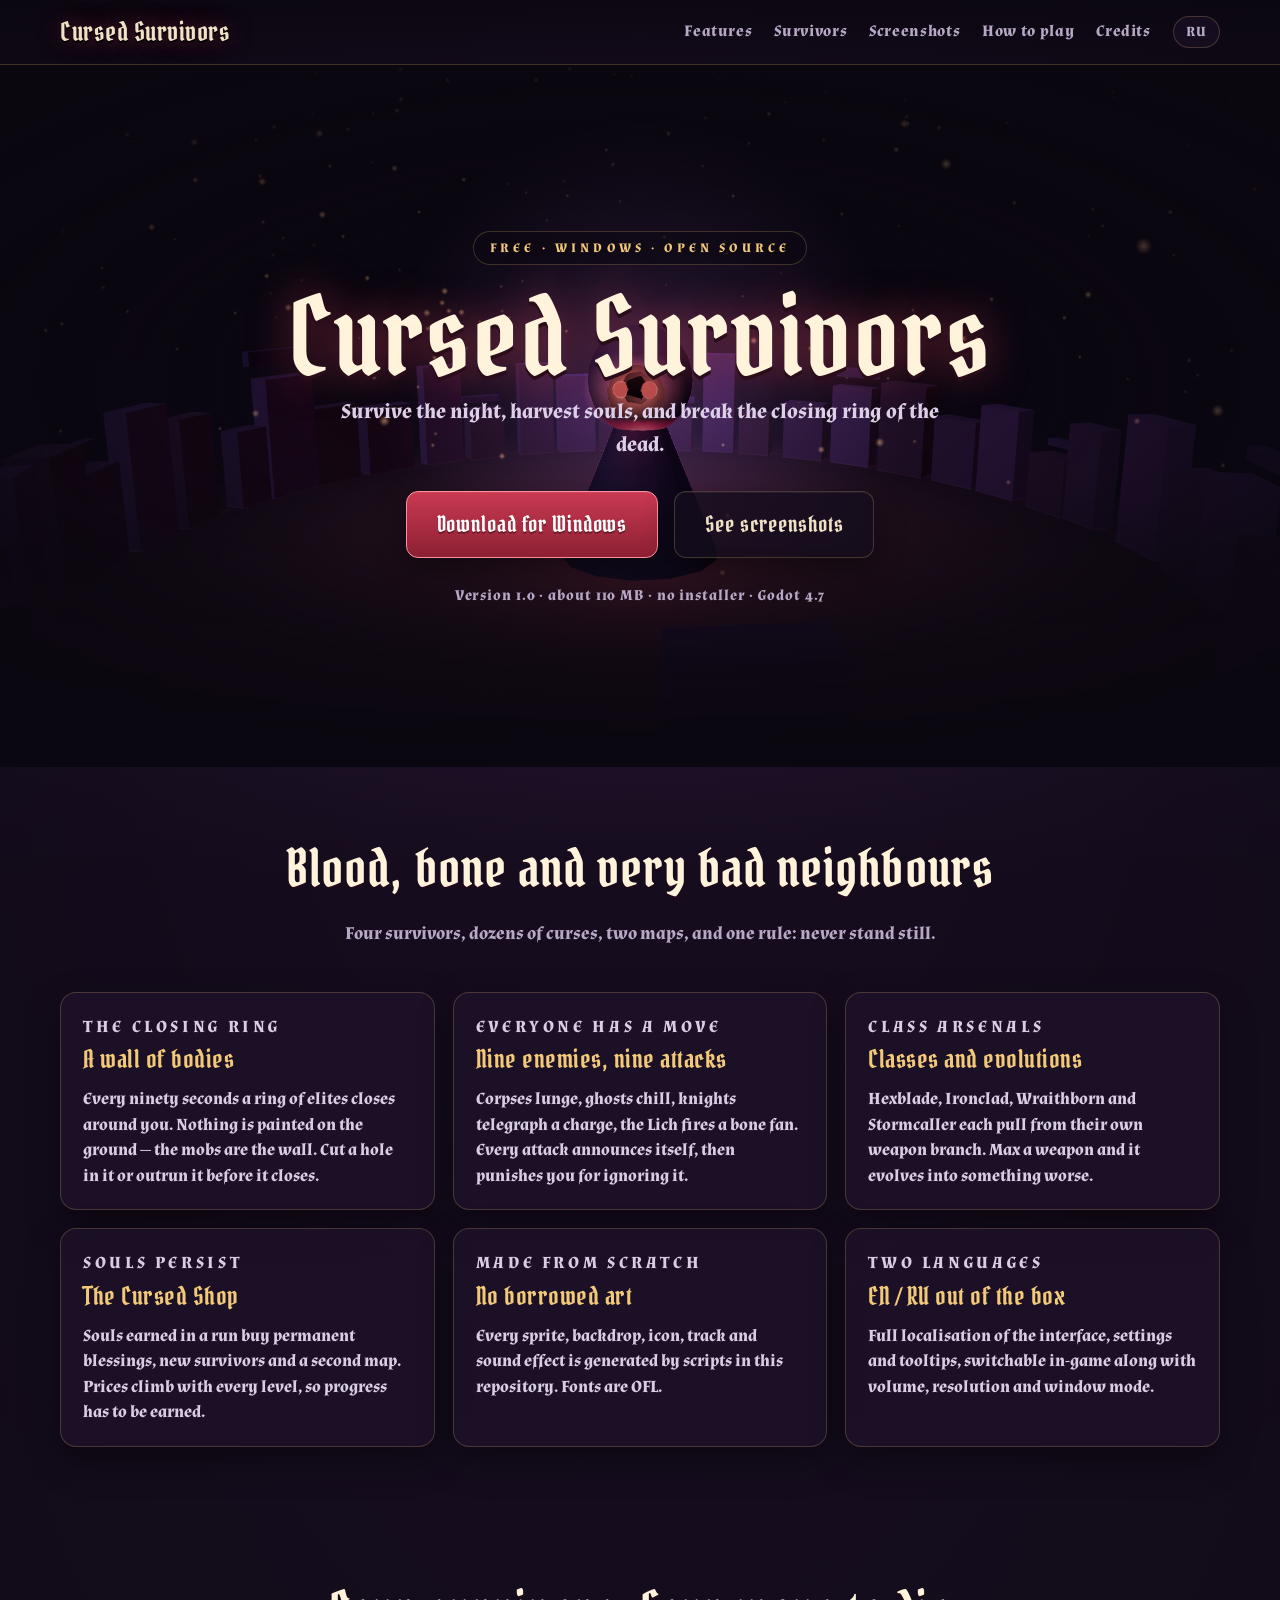
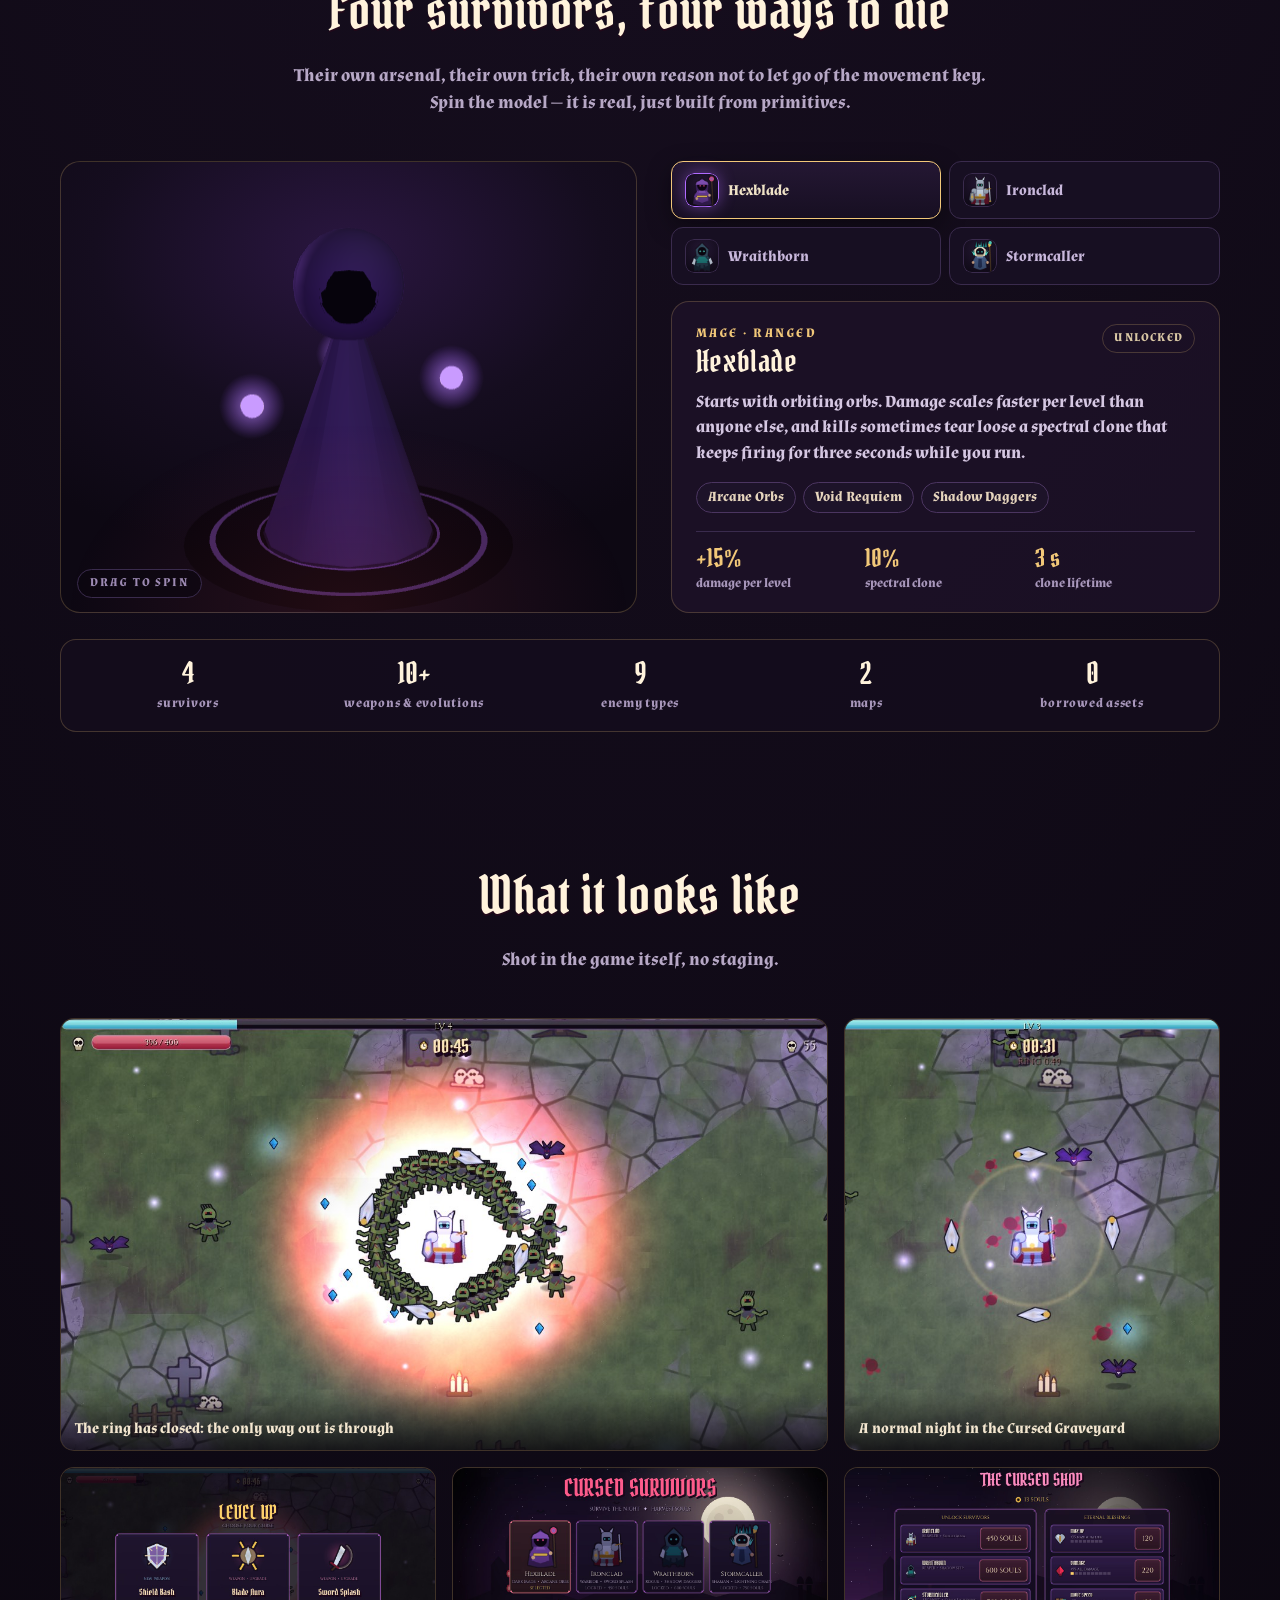
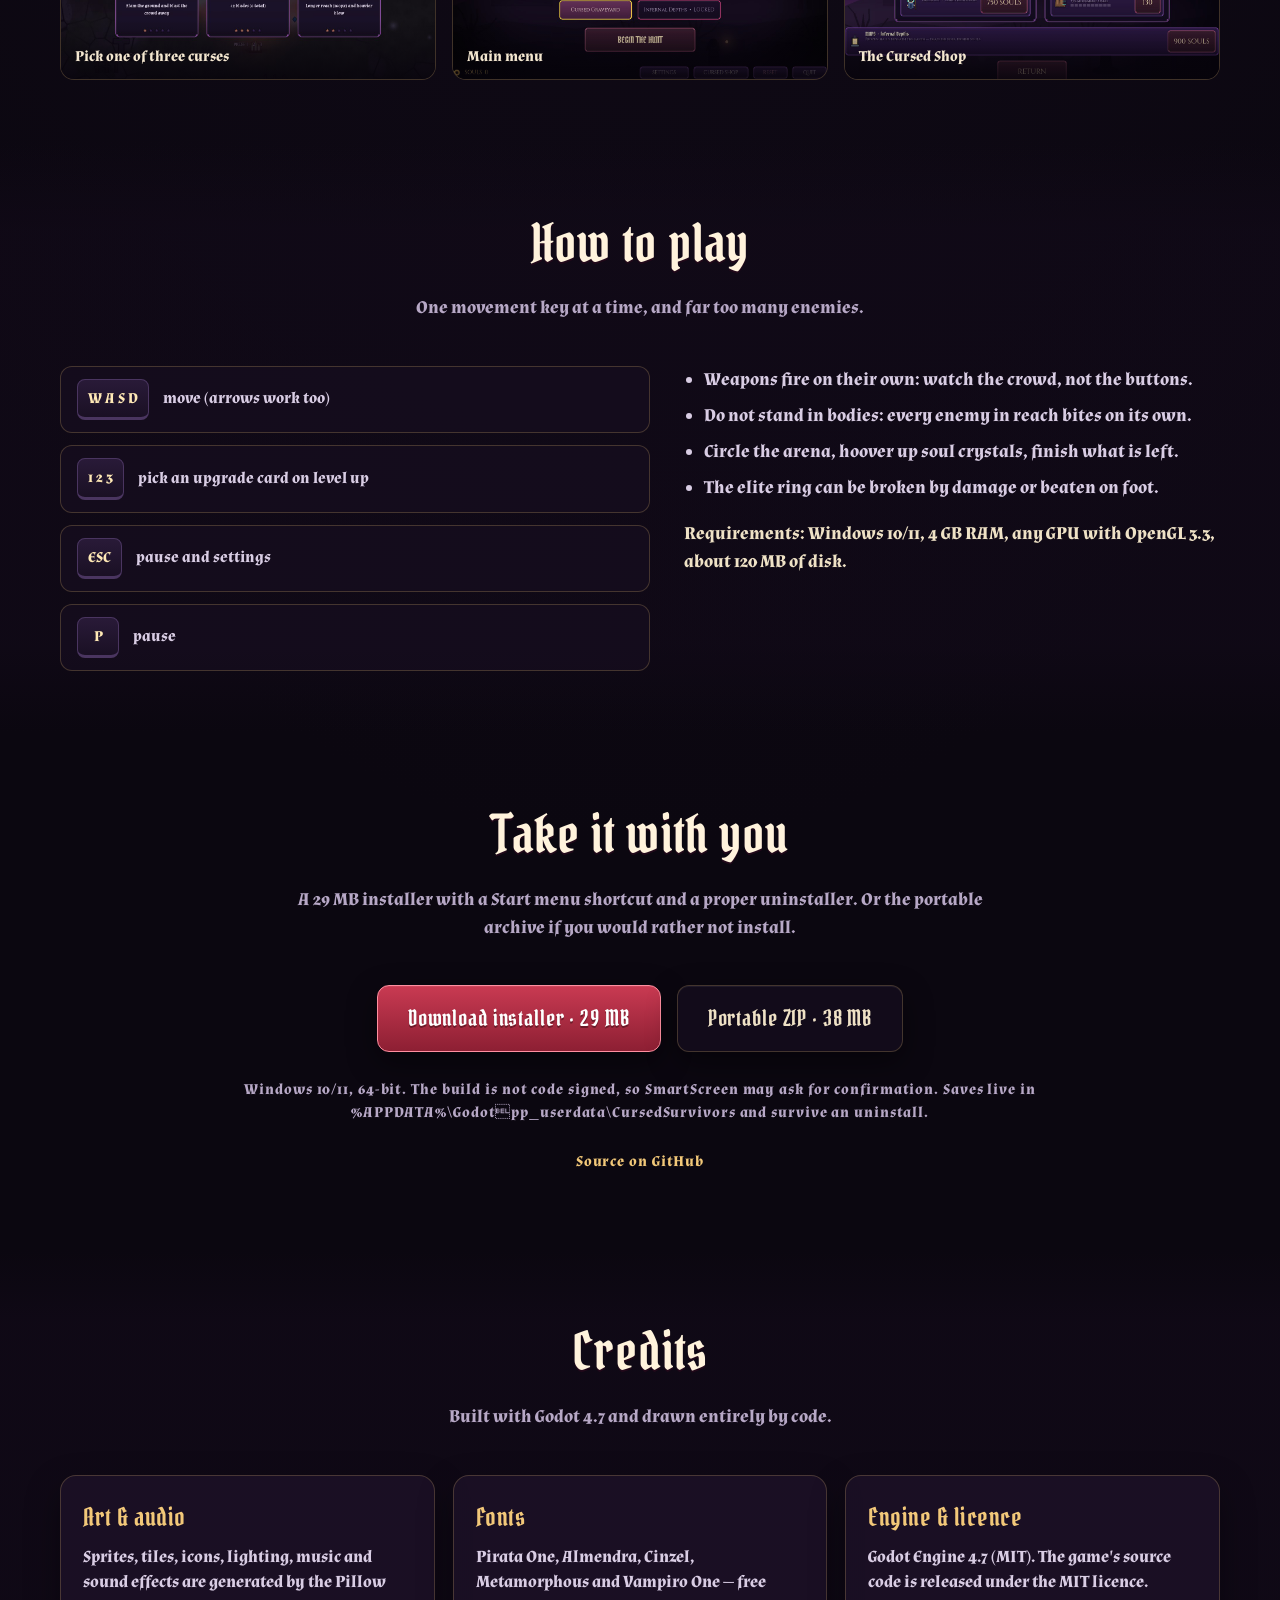
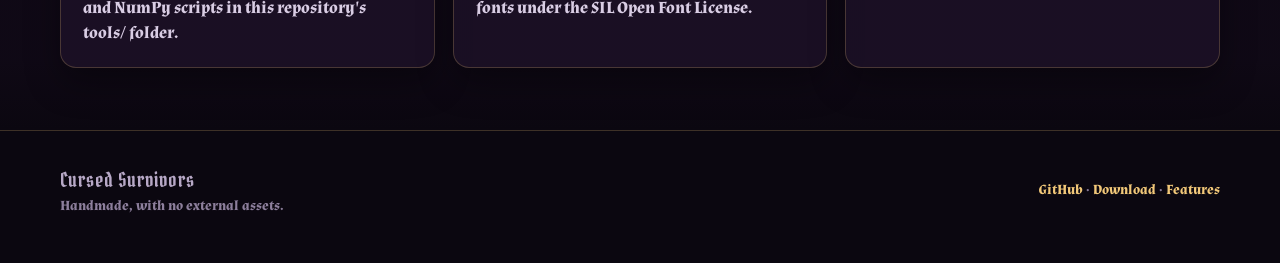
<file: docs/index.html>
<!DOCTYPE html>
<html lang="en">
<head>
<meta charset="utf-8">
<meta name="viewport" content="width=device-width, initial-scale=1">
<title>Cursed Survivors — gothic survivor-like arena game</title>
<meta name="description" content="Cursed Survivors is a free gothic survivor-like: hold a shrinking arena against undead crowds, evolve a cursed arsenal and break the closing ring. Windows build, open source.">
<meta property="og:title" content="Cursed Survivors">
<meta property="og:description" content="Hold the night. Break the ring. A free gothic survivor-like for Windows.">
<meta property="og:image" content="assets/ring.jpg">
<meta property="og:type" content="website">
<link rel="icon" href="assets/icon.svg" type="image/svg+xml">
<link rel="stylesheet" href="style.css">
<script type="importmap">
{ "imports": { "three": "./js/vendor/three.module.js?v=5" } }
</script>
<script type="module" src="js/ring3d.js?v=5"></script>
<script type="module" src="js/heroes3d.js?v=5"></script>
</head>
<body>

<nav class="nav">
  <div class="wrap">
    <span class="wordmark">Cursed Survivors</span>
    <span class="spacer"></span>
    <a class="navlink" href="#features" data-ru="Особенности">Features</a>
    <a class="navlink" href="#heroes" data-ru="Герои">Survivors</a>
    <a class="navlink" href="#screens" data-ru="Скриншоты">Screenshots</a>
    <a class="navlink" href="#play" data-ru="Как играть">How to play</a>
    <a class="navlink" href="#credits" data-ru="Благодарности">Credits</a>
    <button class="lang" id="langBtn" type="button">RU</button>
  </div>
</nav>

<header class="hero">
  <div class="hero-bg" aria-hidden="true"></div>
  <canvas id="ring3d" class="hero-canvas" aria-hidden="true"></canvas>
  <div class="embers" id="embers" aria-hidden="true"></div>
  <div class="inner">
    <span class="kicker rise" data-ru="Бесплатно · Windows · Открытый код">Free · Windows · Open source</span>
    <h1 class="hero-title">Cursed Survivors</h1>
    <p class="tag rise" data-ru="Выживи в ночи, собери души и прорви кольцо мёртвых, которое сжимается вокруг тебя.">
      Survive the night, harvest souls, and break the closing ring of the dead.
    </p>
    <div class="actions rise">
      <a class="btn primary" id="downloadBtn" href="#download" data-ru="Скачать для Windows">Download for Windows</a>
      <a class="btn ghost" href="#screens" data-ru="Посмотреть скриншоты">See screenshots</a>
    </div>
    <p class="meta rise" data-ru="Версия 1.0 · около 110 МБ · без установки · Godot 4.7">
      Version 1.0 · about 110 MB · no installer · Godot 4.7
    </p>
  </div>
</header>

<section class="dim" id="features">
  <div class="wrap">
    <h2 data-reveal data-ru="Кровь, кости и очень плохие соседи">Blood, bone and very bad neighbours</h2>
    <p class="sub" data-reveal data-ru="Четыре выживших, десятки проклятий, две карты и одна привычка: не стоять на месте.">
      Four survivors, dozens of curses, two maps, and one rule: never stand still.
    </p>

    <div class="grid">
      <article class="card" data-reveal>
        <p class="tagline" data-ru="Сжимающееся кольцо">The closing ring</p>
        <h3 data-ru="Стена из тел">A wall of bodies</h3>
        <p data-ru="Каждые полторы минуты вокруг тебя смыкается кольцо элит. Оно не нарисовано на земле — его держат сами мобы. Прорви дыру или беги, пока круг не сжался.">
          Every ninety seconds a ring of elites closes around you. Nothing is painted on the ground — the
          mobs are the wall. Cut a hole in it or outrun it before it closes.
        </p>
      </article>

      <article class="card" data-reveal>
        <p class="tagline" data-ru="Свой приём у каждого">Everyone has a move</p>
        <h3 data-ru="Девять врагов, девять атак">Nine enemies, nine attacks</h3>
        <p data-ru="Трупы делают выпад, призраки тянут холодом, рыцари идут в размеченный таран, лич бьёт веером костей. Каждая атака телеграфируется — и наказывает.">
          Corpses lunge, ghosts chill, knights telegraph a charge, the Lich fires a bone fan. Every attack
          announces itself, then punishes you for ignoring it.
        </p>
      </article>

      <article class="card" data-reveal>
        <p class="tagline" data-ru="Арсенал под класс">Class arsenals</p>
        <h3 data-ru="Классы и эволюции">Classes and evolutions</h3>
        <p data-ru="Клинок Скверны, Железный, Дитя Тени и Зов Бури ведут каждый свою ветку оружия. Доведи оружие до предела — и оно переродится в нечто хуже.">
          Hexblade, Ironclad, Wraithborn and Stormcaller each pull from their own weapon branch. Max a
          weapon and it evolves into something worse.
        </p>
      </article>

      <article class="card" data-reveal>
        <p class="tagline" data-ru="Души остаются">Souls persist</p>
        <h3 data-ru="Проклятая лавка">The Cursed Shop</h3>
        <p data-ru="Души, собранные за забег, уходят на постоянные благословения, новых героев и вторую карту. Цены растут с каждым уровнем — прогресс придётся заслужить.">
          Souls earned in a run buy permanent blessings, new survivors and a second map. Prices climb with
          every level, so progress has to be earned.
        </p>
      </article>

      <article class="card" data-reveal>
        <p class="tagline" data-ru="Сделано с нуля">Made from scratch</p>
        <h3 data-ru="Ни одного чужого ассета">No borrowed art</h3>
        <p data-ru="Все спрайты, фон, иконки, музыка и звуки сгенерированы кодом в этом же репозитории. Шрифты — свободные, с лицензией OFL.">
          Every sprite, backdrop, icon, track and sound effect is generated by scripts in this repository.
          Fonts are OFL.
        </p>
      </article>

      <article class="card" data-reveal>
        <p class="tagline" data-ru="Два языка">Two languages</p>
        <h3 data-ru="EN / RU из коробки">EN / RU out of the box</h3>
        <p data-ru="Полная локализация интерфейса, настроек и описаний. Переключение в меню настроек, вместе с громкостью, разрешением и режимом окна.">
          Full localisation of the interface, settings and tooltips, switchable in-game along with volume,
          resolution and window mode.
        </p>
      </article>
    </div>
  </div>
</section>


<section id="heroes" class="heroes-sec">
  <div class="wrap">
    <h2 data-reveal data-ru="Четыре выживших, четыре способа умереть">Four survivors, four ways to die</h2>
    <p class="sub" data-reveal data-ru="Свой арсенал, своя механика, своя причина не отпускать кнопку движения. Покрути модель — она настоящая, только из примитивов.">
      Their own arsenal, their own trick, their own reason not to let go of the movement key.
      Spin the model — it is real, just built from primitives.
    </p>

    <div class="hero-lab" data-reveal>
      <div class="hero-stage">
        <canvas id="heroes3d" aria-hidden="true"></canvas>
        <span class="stage-hint" data-ru="потяни, чтобы повернуть">drag to spin</span>
      </div>

      <div class="hero-side">
        <div class="hero-tabs" role="tablist">
          <button class="hero-tab active" data-hero="hexblade" type="button" role="tab" aria-selected="true" style="--c:#b06bff">
            <img class="hero-ico" src="assets/site/heroes/hexblade.png" alt="" width="34" height="34">
            <span data-ru="Клинок Скверны">Hexblade</span>
          </button>
          <button class="hero-tab" data-hero="ironclad" type="button" role="tab" aria-selected="false" style="--c:#d98a3a">
            <img class="hero-ico" src="assets/site/heroes/ironclad.png" alt="" width="34" height="34">
            <span data-ru="Железный">Ironclad</span>
          </button>
          <button class="hero-tab" data-hero="wraithborn" type="button" role="tab" aria-selected="false" style="--c:#3fe0c8">
            <img class="hero-ico" src="assets/site/heroes/wraithborn.png" alt="" width="34" height="34">
            <span data-ru="Дитя Тени">Wraithborn</span>
          </button>
          <button class="hero-tab" data-hero="stormcaller" type="button" role="tab" aria-selected="false" style="--c:#6fc4ff">
            <img class="hero-ico" src="assets/site/heroes/stormcaller.png" alt="" width="34" height="34">
            <span data-ru="Зов Бури">Stormcaller</span>
          </button>
        </div>

        <div class="hero-panel" data-hero-panel data-hero-active="hexblade">
          <div class="hp-head">
            <div>
              <p class="hp-role" data-ru="маг · дальний бой">mage · ranged</p>
              <h3 data-ru="Клинок Скверны">Hexblade</h3>
            </div>
            <span class="hp-badge" data-ru="открыт сразу">unlocked</span>
          </div>
          <p class="hp-text" data-ru="Начинает с орбитами чар. С каждым уровнем урон растёт быстрее, чем у остальных, а с убийств иногда срывается призрачная копия — три секунды стреляет за тебя, пока ты бежишь.">
            Starts with orbiting orbs. Damage scales faster per level than anyone else, and kills
            sometimes tear loose a spectral clone that keeps firing for three seconds while you run.
          </p>
          <ul class="chips">
            <li data-ru="Орбиты чар">Arcane Orbs</li>
            <li data-ru="Реквием пустоты">Void Requiem</li>
            <li data-ru="Клинки тени">Shadow Daggers</li>
          </ul>
          <div class="hp-stats">
            <div><b>+15%</b><span data-ru="урона за уровень">damage per level</span></div>
            <div><b>10%</b><span data-ru="шанс призрачной копии">spectral clone</span></div>
            <div><b>3 с</b><span data-ru="живёт копия">clone lifetime</span></div>
          </div>
        </div>
      </div>
    </div>

    <div class="stats-strip" data-reveal>
      <div><b>4</b><span data-ru="героя">survivors</span></div>
      <div><b>10+</b><span data-ru="оружий и эволюций">weapons &amp; evolutions</span></div>
      <div><b>9</b><span data-ru="типов врагов">enemy types</span></div>
      <div><b>2</b><span data-ru="карты">maps</span></div>
      <div><b>0</b><span data-ru="чужих ассетов">borrowed assets</span></div>
    </div>
  </div>
</section>
<section id="screens">
  <div class="wrap">
    <h2 data-reveal data-ru="Так это выглядит">What it looks like</h2>
    <p class="sub" data-reveal data-ru="Снято в самой игре, без постановки.">Shot in the game itself, no staging.</p>

    <div class="shots">
      <figure class="shot big" data-reveal style="margin:0">
        <img src="assets/ring.jpg" alt="The closing ring surrounds the hero">
        <span data-ru="Кольцо сомкнулось: выхода нет, только сквозь них">The ring has closed: the only way out is through</span>
      </figure>
      <figure class="shot" data-reveal style="margin:0">
        <img src="assets/gameplay.jpg" alt="Gameplay with a crowd of enemies">
        <span data-ru="Обычная ночь на Проклятом кладбище">A normal night in the Cursed Graveyard</span>
      </figure>
      <figure class="shot" data-reveal style="margin:0">
        <img src="assets/levelup.jpg" alt="Level up card selection">
        <span data-ru="Три проклятия на выбор">Pick one of three curses</span>
      </figure>
      <figure class="shot" data-reveal style="margin:0">
        <img src="assets/menu_en.jpg" alt="Main menu in English">
        <span data-ru="Главное меню">Main menu</span>
      </figure>
      <figure class="shot" data-reveal style="margin:0">
        <img src="assets/shop.jpg" alt="The Cursed Shop">
        <span data-ru="Проклятая лавка">The Cursed Shop</span>
      </figure>
    </div>
  </div>
</section>

<section class="dim" id="play">
  <div class="wrap">
    <h2 data-reveal data-ru="Как играть">How to play</h2>
    <p class="sub" data-reveal data-ru="Одна кнопка движения и очень много врагов.">One movement key at a time, and far too many enemies.</p>

    <div class="split">
      <div class="keys" data-reveal>
        <div class="key-row"><kbd>W A S D</kbd><span data-ru="движение (или стрелки)">move (arrows work too)</span></div>
        <div class="key-row"><kbd>1 2 3</kbd><span data-ru="выбор карты при повышении уровня">pick an upgrade card on level up</span></div>
        <div class="key-row"><kbd>ESC</kbd><span data-ru="пауза и настройки">pause and settings</span></div>
        <div class="key-row"><kbd>P</kbd><span data-ru="пауза">pause</span></div>
      </div>

      <div>
        <ul class="plain">
          <li data-ru="Оружие бьёт само — следи за толпой, а не за кнопками.">Weapons fire on their own: watch the crowd, not the buttons.</li>
          <li data-ru="Не стой в телах: каждый моб в радиусе кусает отдельно.">Do not stand in bodies: every enemy in reach bites on its own.</li>
          <li data-ru="Ходи по кругу, собирай души-кристаллы, добивай ослабленных.">Circle the arena, hoover up soul crystals, finish what is left.</li>
          <li data-ru="Кольцо элит можно прорвать уроном или обогнать ногами.">The elite ring can be broken by damage or beaten on foot.</li>
        </ul>
        <p class="sub" style="text-align:left;margin:18px 0 0">
          <strong data-ru="Требования:">Requirements:</strong>
          <span data-ru="Windows 10/11, 4 ГБ ОЗУ, любая видеокарта с OpenGL 3.3, около 120 МБ на диске.">
            Windows 10/11, 4 GB RAM, any GPU with OpenGL 3.3, about 120 MB of disk.
          </span>
        </p>
      </div>
    </div>
  </div>
</section>

<section id="download">
  <div class="wrap" style="text-align:center">
    <h2 data-reveal data-ru="Забери себе">Take it with you</h2>
    <p class="sub" data-reveal data-ru="Установщик на 29 МБ: ярлык в меню «Пуск», удаление через «Программы и компоненты». Или портативный архив, если ставить некуда.">
      A 29 MB installer with a Start menu shortcut and a proper uninstaller. Or the portable archive if you would rather not install.
    </p>
    <div class="actions">
      <a class="btn primary" id="downloadBtn2" href="#download" data-ru="Скачать установщик · 29 МБ">Download installer · 29 MB</a>
      <a class="btn ghost" id="portableBtn" href="#download" data-ru="Портативный ZIP · 38 МБ">Portable ZIP · 38 MB</a>
    </div>
    <p class="meta" data-ru="Windows 10/11, 64 бита. Сборка без цифровой подписи, поэтому SmartScreen может спросить подтверждение. Сохранения лежат в %APPDATA%\Godotpp_userdata\CursedSurvivors и не удаляются при деинсталляции.">
      Windows 10/11, 64-bit. The build is not code signed, so SmartScreen may ask for confirmation. Saves live in %APPDATA%\Godotpp_userdata\CursedSurvivors and survive an uninstall.
    </p>
    <p class="meta"><a class="inline" id="sourceBtn" href="#credits" data-ru="Исходный код на GitHub">Source on GitHub</a></p>
  </div>
</section>

<section class="dim" id="credits">
  <div class="wrap">
    <h2 data-reveal data-ru="Благодарности">Credits</h2>
    <p class="sub" data-reveal data-ru="Игра собрана на Godot 4.7 и целиком нарисована кодом.">
      Built with Godot 4.7 and drawn entirely by code.
    </p>

    <div class="grid">
      <article class="card" data-reveal>
        <h3>Art &amp; audio</h3>
        <p data-ru="Спрайты, тайлы, иконки, свет, музыка и звуки сгенерированы скриптами Pillow и NumPy в папке tools/ этого репозитория.">
          Sprites, tiles, icons, lighting, music and sound effects are generated by the Pillow and NumPy
          scripts in this repository's <code>tools/</code> folder.
        </p>
      </article>
      <article class="card" data-reveal>
        <h3>Fonts</h3>
        <p data-ru="Pirata One, Almendra, Cinzel, Metamorphous и Vampiro One — свободные шрифты под лицензией SIL Open Font License.">
          Pirata One, Almendra, Cinzel, Metamorphous and Vampiro One — free fonts under the SIL Open Font
          License.
        </p>
      </article>
      <article class="card" data-reveal>
        <h3>Engine &amp; licence</h3>
        <p data-ru="Godot Engine 4.7 (MIT). Исходный код игры открыт под лицензией MIT.">
          Godot Engine 4.7 (MIT). The game's source code is released under the MIT licence.
        </p>
      </article>
    </div>
  </div>
</section>

<footer>
  <div class="wrap">
    <div>
      <strong class="wordmark" style="font-size:20px">Cursed Survivors</strong>
      <div class="fine" data-ru="Сделано вручную, без внешних ассетов.">Handmade, with no external assets.</div>
    </div>
    <div class="fine">
      <a id="ghLink" href="#credits">GitHub</a> ·
      <a href="#download" data-ru="Скачать">Download</a> ·
      <a href="#features" data-ru="Особенности">Features</a>
    </div>
  </div>
</footer>

<div class="lightbox" id="lightbox"><img id="lightboxImg" alt=""></div>

<script>
  // Public repository and the two downloads. Asset names are stable, so these
  // always resolve to whatever the newest release holds.
  const REPO_URL = "https://github.com/dengarIicdk/cursed-survivors";
  const RELEASE_URL = REPO_URL + "/releases/latest";
  const INSTALLER_URL = RELEASE_URL + "/download/CursedSurvivors-1.0.0-setup.exe";
  const PORTABLE_URL = RELEASE_URL + "/download/CursedSurvivors-1.0-win64.zip";

  document.getElementById("downloadBtn").href = INSTALLER_URL;
  document.getElementById("downloadBtn2").href = INSTALLER_URL;
  document.getElementById("portableBtn").href = PORTABLE_URL;
  document.getElementById("sourceBtn").href = REPO_URL;
  document.getElementById("ghLink").href = REPO_URL;

  // ---------------------------------------------------------------- language
  // English stays in the DOM, Russian lives in data-ru. The first visit picks
  // the browser language, and the choice survives a reload.
  const langBtn = document.getElementById("langBtn");
  const nodes = Array.from(document.querySelectorAll("[data-ru]"));
  nodes.forEach(el => { el.dataset.en = el.textContent.trim(); });

  function applyLang(next) {
    document.documentElement.lang = next;
    langBtn.textContent = next === "ru" ? "EN" : "RU";
    nodes.forEach(el => {
      el.textContent = next === "ru" ? el.dataset.ru : el.dataset.en;
    });
    const title = next === "ru"
      ? "Cursed Survivors — бесплатная готическая выживалка"
      : "Cursed Survivors — a free gothic survivor-like";
    document.title = title;
    if (window.renderHeroPanel) window.renderHeroPanel(next);
    try { localStorage.setItem("cs-lang", next); } catch (e) {}
  }

  let savedLang = null;
  try { savedLang = localStorage.getItem("cs-lang"); } catch (e) {}
  const initial = savedLang || ((navigator.language || "en").toLowerCase().startsWith("ru") ? "ru" : "en");
  applyLang(initial);

  langBtn.addEventListener("click", () => {
    applyLang(document.documentElement.lang === "ru" ? "en" : "ru");
  });

  // ------------------------------------------------------------- reveal on scroll
  const revealables = document.querySelectorAll("[data-reveal]");
  const reduceMotion = window.matchMedia("(prefers-reduced-motion: reduce)").matches;

  if (reduceMotion || !("IntersectionObserver" in window)) {
    revealables.forEach(el => el.classList.add("is-in"));
  } else {
    const io = new IntersectionObserver(entries => {
      entries.forEach(entry => {
        if (entry.isIntersecting) {
          entry.target.classList.add("is-in");
          io.unobserve(entry.target);
        }
      });
    }, { rootMargin: "0px 0px -8% 0px", threshold: 0.12 });
    revealables.forEach(el => io.observe(el));
  }

  // -------------------------------------------------------------- nav on scroll
  const nav = document.querySelector(".nav");
  const onScroll = () => {
    nav.classList.toggle("scrolled", window.scrollY > 40);
  };
  onScroll();
  window.addEventListener("scroll", onScroll, { passive: true });

  // ------------------------------------------------------------- hero embers
  const embers = document.getElementById("embers");
  if (embers && !reduceMotion) {
    const count = window.innerWidth < 760 ? 12 : 22;
    for (let i = 0; i < count; i++) {
      const ember = document.createElement("i");
      const size = 1.5 + Math.random() * 3.5;
      ember.style.left = (Math.random() * 100).toFixed(2) + "%";
      ember.style.width = size.toFixed(1) + "px";
      ember.style.height = size.toFixed(1) + "px";
      ember.style.animationDuration = (9 + Math.random() * 12).toFixed(1) + "s";
      ember.style.animationDelay = (-Math.random() * 18).toFixed(1) + "s";
      ember.style.opacity = (0.18 + Math.random() * 0.5).toFixed(2);
      embers.appendChild(ember);
    }
  }

  // ------------------------------------------------------------------ lightbox
  const box = document.getElementById("lightbox");
  const boxImg = document.getElementById("lightboxImg");
  document.querySelectorAll(".shot img").forEach(img => {
    img.addEventListener("click", () => {
      boxImg.src = img.src;
      boxImg.alt = img.alt;
      box.classList.add("open");
      document.body.classList.add("locked");
    });
  });
  function closeBox() {
    box.classList.remove("open");
    document.body.classList.remove("locked");
  }
  box.addEventListener("click", closeBox);
  document.addEventListener("keydown", e => { if (e.key === "Escape") closeBox(); });
</script>

</body>
</html>
</file>
<file: docs/style.css>
/* Cursed Survivors — landing page styles.
   Palette borrowed from the game: cathedral purple, bone gold, curse crimson. */

@font-face {
  font-family: "Pirata One";
  src: url("assets/fonts/PirataOne-Regular.ttf") format("truetype");
  font-display: swap;
}

@font-face {
  font-family: "Almendra";
  src: url("assets/fonts/Almendra-Bold.ttf") format("truetype");
  font-weight: 700;
  font-display: swap;
}

:root {
  --ink: #0b0710;
  --ink-2: #150d1d;
  --panel: rgba(31, 19, 42, 0.72);
  --bone: #efe2c6;
  --muted: #b7a8c6;
  --gold: #f2c879;
  --crimson: #d8455c;
  --violet: #9a6bd8;
  --edge: rgba(242, 200, 121, 0.22);
}

* { box-sizing: border-box; }

html { scroll-behavior: smooth; }

body {
  margin: 0;
  background: radial-gradient(120% 90% at 50% -10%, #2a1436 0%, var(--ink-2) 45%, var(--ink) 100%);
  color: var(--bone);
  font-family: "Almendra", Georgia, serif;
  font-size: 18px;
  line-height: 1.55;
  overflow-x: hidden;
}

h1, h2, h3, .wordmark {
  font-family: "Pirata One", "Almendra", Georgia, serif;
  font-weight: 400;
  letter-spacing: 0.02em;
  margin: 0;
}

a { color: var(--gold); text-decoration: none; }
a:hover { color: #ffe9b6; }

.wrap {
  width: min(1160px, 92vw);
  margin: 0 auto;
}

/* ---------- nav ---------- */

.nav {
  position: sticky;
  top: 0;
  z-index: 20;
  backdrop-filter: blur(10px);
  background: linear-gradient(#0b0710f2, #0b0710b0);
  border-bottom: 1px solid var(--edge);
}

.nav .wrap {
  display: flex;
  align-items: center;
  gap: 22px;
  padding: 12px 0;
}

.nav .wordmark {
  font-size: 26px;
  color: var(--bone);
  text-shadow: 0 2px 0 #000, 0 0 22px rgba(216, 69, 92, 0.5);
}

.nav .spacer { flex: 1; }

.nav a.navlink {
  color: var(--muted);
  font-size: 16px;
  letter-spacing: 0.04em;
}

.nav a.navlink:hover { color: var(--bone); }

.lang {
  border: 1px solid var(--edge);
  background: #1a1024cc;
  color: var(--muted);
  font-family: "Almendra", serif;
  font-weight: 700;
  font-size: 14px;
  padding: 6px 12px;
  border-radius: 999px;
  cursor: pointer;
  letter-spacing: 0.08em;
}

.lang:hover { color: var(--bone); border-color: var(--gold); }

/* ---------- hero ---------- */

.hero {
  position: relative;
  min-height: 78vh;
  display: grid;
  place-items: center;
  text-align: center;
  padding: 90px 0 70px;
  overflow: hidden;
}

.hero-bg {
  position: absolute;
  inset: -3%;
  background: url("assets/ring.jpg") center 40% / cover no-repeat;
  opacity: 0.5;
  filter: saturate(1.05) contrast(1.05);
  animation: heroDrift 34s ease-in-out infinite alternate;
  will-change: transform;
}

@keyframes heroDrift {
  from { transform: scale(1.04) translate3d(-0.8%, 0.6%, 0); }
  to   { transform: scale(1.10) translate3d(0.9%, -0.8%, 0); }
}

.hero-canvas {
  position: absolute;
  inset: 0;
  z-index: 0;
  width: 100%;
  height: 100%;
  display: block;
  opacity: 0;
  transition: opacity 0.9s ease;
}

.hero-canvas.live { opacity: 1; }

body.has-webgl .hero-bg { opacity: 0; }

.hero::after {
  content: "";
  z-index: 1;
  position: absolute;
  inset: 0;
  background:
    radial-gradient(75% 60% at 50% 45%, rgba(11, 7, 16, 0.18) 0%, rgba(11, 7, 16, 0.86) 72%, var(--ink) 100%),
    linear-gradient(#0b071000 60%, var(--ink) 100%);
}

.hero .inner {
  position: relative;
  z-index: 2;
  width: min(900px, 92vw);
}

.kicker {
  display: inline-block;
  font-size: 13px;
  letter-spacing: 0.32em;
  text-transform: uppercase;
  color: var(--gold);
  border: 1px solid var(--edge);
  border-radius: 999px;
  padding: 6px 16px;
  background: #0b071080;
}

.hero h1 {
  font-size: clamp(52px, 9vw, 108px);
  line-height: 0.92;
  margin: 22px 0 10px;
  color: #fff3dc;
  text-shadow: 0 4px 0 #2a0d18, 0 0 42px rgba(216, 69, 92, 0.55);
}

.hero p.tag {
  font-size: clamp(17px, 2vw, 21px);
  color: #ddcfe8;
  margin: 0 auto 30px;
  max-width: 640px;
}

.actions {
  display: flex;
  gap: 16px;
  justify-content: center;
  flex-wrap: wrap;
}

.btn {
  display: inline-flex;
  align-items: center;
  gap: 10px;
  padding: 15px 30px;
  border-radius: 12px;
  font-family: "Pirata One", serif;
  font-size: 22px;
  letter-spacing: 0.04em;
  border: 1px solid var(--edge);
  color: var(--bone);
  background: linear-gradient(#241430, #170e20);
  box-shadow: 0 10px 30px rgba(0, 0, 0, 0.45), inset 0 1px 0 rgba(255, 255, 255, 0.06);
  transition: transform 0.15s ease, box-shadow 0.15s ease, border-color 0.15s ease;
}

.btn:hover {
  transform: translateY(-2px);
  border-color: var(--gold);
  color: #fff2d6;
  box-shadow: 0 16px 40px rgba(216, 69, 92, 0.28), inset 0 1px 0 rgba(255, 255, 255, 0.08);
}

.btn.primary {
  background: linear-gradient(#c93a52, #8d1f33);
  border-color: #ff8fa0;
  color: #fff;
  text-shadow: 0 2px 0 rgba(0, 0, 0, 0.35);
}

.btn.ghost { background: #150d1dcc; }

.meta {
  margin-top: 26px;
  font-size: 15px;
  color: var(--muted);
  letter-spacing: 0.06em;
}

/* ---------- sections ---------- */

section { padding: 62px 0; }

section.dim {
  background: linear-gradient(#0b071000, #120a1999 15%, #120a1999 85%, #0b071000);
}

section h2 {
  font-size: clamp(34px, 4.4vw, 52px);
  color: #fff3dc;
  text-align: center;
  text-shadow: 0 2px 0 #22091a;
}

section h2 + .sub {
  text-align: center;
  color: var(--muted);
  margin: 10px auto 44px;
  max-width: 700px;
}

.grid {
  display: grid;
  gap: 18px;
  grid-template-columns: repeat(auto-fit, minmax(330px, 1fr));
}

.card {
  background: var(--panel);
  border: 1px solid var(--edge);
  border-radius: 16px;
  padding: 22px 22px 20px;
  box-shadow: 0 14px 34px rgba(0, 0, 0, 0.35);
}

.card h3 {
  font-size: 25px;
  color: var(--gold);
  margin-bottom: 8px;
}

.card p { margin: 0; color: #d9cde4; font-size: 16.5px; }

.tagline {
  font-size: 13px;
  letter-spacing: 0.22em;
  text-transform: uppercase;
  color: var(--crimson);
  margin-bottom: 6px;
}

/* ---------- screens ---------- */

.shots {
  display: grid;
  gap: 16px;
  grid-template-columns: repeat(auto-fit, minmax(280px, 1fr));
}

.shot {
  position: relative;
  border-radius: 14px;
  overflow: hidden;
  border: 1px solid var(--edge);
  background: #0d0812;
  cursor: zoom-in;
}

.shot img {
  display: block;
  width: 100%;
  height: 100%;
  aspect-ratio: 16 / 9;
  object-fit: cover;
  transition: transform 0.35s ease, filter 0.35s ease;
}

.shot:hover img { transform: scale(1.04); filter: brightness(1.12); }

.shot span {
  position: absolute;
  left: 0;
  right: 0;
  bottom: 0;
  padding: 26px 14px 10px;
  font-size: 15px;
  color: #f4e7d0;
  background: linear-gradient(#0000, #06030ac9);
}

.shot.big { grid-column: span 2; }

@media (max-width: 720px) {
  .shot.big { grid-column: span 1; }
}

/* ---------- how to play ---------- */

.split {
  display: grid;
  gap: 34px;
  grid-template-columns: 1.1fr 1fr;
  align-items: start;
}

@media (max-width: 820px) {
  .split { grid-template-columns: 1fr; }
}

.keys { display: grid; gap: 12px; }

.key-row {
  display: flex;
  align-items: center;
  gap: 14px;
  padding: 12px 16px;
  border: 1px solid var(--edge);
  border-radius: 12px;
  background: #170e20aa;
}

kbd {
  font-family: "Almendra", monospace;
  font-size: 15px;
  font-weight: 700;
  min-width: 42px;
  text-align: center;
  padding: 7px 10px;
  border-radius: 8px;
  border: 1px solid #4a3560;
  border-bottom-width: 3px;
  background: linear-gradient(#291a38, #1a1024);
  color: #ffe9b6;
}

.key-row span { color: #d9cde4; font-size: 16px; }

ul.plain { margin: 0; padding-left: 20px; color: #d9cde4; }
ul.plain li { margin-bottom: 8px; }

/* ---------- lightbox ---------- */

.lightbox {
  position: fixed;
  inset: 0;
  z-index: 60;
  display: grid;
  place-items: center;
  background: #05020aee;
  padding: 4vh 4vw;
  opacity: 0;
  visibility: hidden;
  transition: opacity 0.26s ease, visibility 0.26s;
  cursor: zoom-out;
}

.lightbox.open { opacity: 1; visibility: visible; }

.lightbox img {
  max-width: 100%;
  max-height: 92vh;
  border-radius: 10px;
  border: 1px solid var(--edge);
  box-shadow: 0 30px 80px #000;
  transform: scale(0.94);
  transition: transform 0.3s cubic-bezier(0.2, 0.8, 0.25, 1);
}

.lightbox.open img { transform: scale(1); }

body.locked { overflow: hidden; }

/* ---------- footer ---------- */

footer {
  border-top: 1px solid var(--edge);
  padding: 34px 0 46px;
  color: var(--muted);
  font-size: 15px;
}

footer .wrap {
  display: flex;
  gap: 20px;
  flex-wrap: wrap;
  align-items: center;
  justify-content: space-between;
}

footer .fine { color: #8d7f9c; font-size: 13.5px; }

/* ---------- motion ---------- */

/* embers drifting up through the hero */
.embers {
  position: absolute;
  inset: 0;
  z-index: 1;
  pointer-events: none;
  overflow: hidden;
  mask-image: linear-gradient(#000 55%, transparent 100%);
  -webkit-mask-image: linear-gradient(#000 55%, transparent 100%);
}

.embers i {
  position: absolute;
  bottom: -12px;
  border-radius: 50%;
  background: radial-gradient(circle, #ffd9a0 0%, #e2703f 45%, #b23a4a00 72%);
  box-shadow: 0 0 10px 2px rgba(226, 112, 63, 0.35);
  animation-name: emberRise;
  animation-timing-function: linear;
  animation-iteration-count: infinite;
}

@keyframes emberRise {
  0%   { transform: translate3d(0, 0, 0) scale(1); opacity: 0; }
  12%  { opacity: 1; }
  55%  { transform: translate3d(14px, -46vh, 0) scale(1.05); }
  88%  { opacity: 0.75; }
  100% { transform: translate3d(-10px, -88vh, 0) scale(0.7); opacity: 0; }
}

/* hero copy arrives in a short stagger */
.rise {
  opacity: 0;
  transform: translateY(14px);
  animation: riseIn 0.9s cubic-bezier(0.2, 0.75, 0.3, 1) forwards;
}

.hero .kicker.rise { animation-delay: 0.05s; }
.hero .tag.rise    { animation-delay: 0.22s; }
.hero .actions.rise{ animation-delay: 0.34s; }
.hero .meta.rise   { animation-delay: 0.46s; }

.hero-title {
  animation: titleIn 1.1s cubic-bezier(0.2, 0.75, 0.3, 1) both;
}

@keyframes riseIn {
  to { opacity: 1; transform: translateY(0); }
}

@keyframes titleIn {
  0%   { opacity: 0; transform: translateY(22px) scale(0.985); filter: blur(6px); }
  100% { opacity: 1; transform: translateY(0) scale(1); filter: blur(0); }
}

/* sections ease in as they enter the viewport */
[data-reveal] {
  opacity: 0;
  transform: translateY(22px);
  transition: opacity 0.7s ease, transform 0.7s cubic-bezier(0.2, 0.75, 0.3, 1);
}

[data-reveal].is-in {
  opacity: 1;
  transform: none;
}

.grid [data-reveal]:nth-child(2) { transition-delay: 0.07s; }
.grid [data-reveal]:nth-child(3) { transition-delay: 0.14s; }
.grid [data-reveal]:nth-child(4) { transition-delay: 0.09s; }
.grid [data-reveal]:nth-child(5) { transition-delay: 0.16s; }
.grid [data-reveal]:nth-child(6) { transition-delay: 0.23s; }

/* the bar condenses once the hero is behind you */
.nav { transition: background 0.3s ease, border-color 0.3s ease, backdrop-filter 0.3s ease; }

.nav.scrolled {
  background: #0b0710f2;
  border-bottom-color: #4a3a5c;
  backdrop-filter: blur(10px);
}

/* cards breathe under the cursor */
.card {
  transition: transform 0.28s cubic-bezier(0.2, 0.75, 0.3, 1),
              border-color 0.28s ease, box-shadow 0.28s ease, background 0.28s ease;
}

.card:hover {
  transform: translateY(-4px);
  border-color: #6b5078;
  box-shadow: 0 18px 44px #00000073, inset 0 0 0 1px #6b507833;
}

.shot span { transition: color 0.25s ease, transform 0.25s ease; }
.shot:hover span { color: var(--bone); }

.btn { transition: transform 0.2s ease, box-shadow 0.25s ease, background 0.25s ease, color 0.25s ease; }
.btn.primary:hover { transform: translateY(-2px); box-shadow: 0 12px 30px #d8455c4d; }
.btn.ghost:hover { transform: translateY(-2px); }

@media (prefers-reduced-motion: reduce) {
  *, *::before, *::after {
    animation-duration: 0.001ms !important;
    animation-iteration-count: 1 !important;
    transition-duration: 0.001ms !important;
  }
  .hero-bg { animation: none; transform: scale(1.04); }
  .embers { display: none; }
  .rise, .hero-title, [data-reveal] { opacity: 1; transform: none; }
}


/* ---------- survivors: 3d lab ---------- */

.heroes-sec { position: relative; }

.hero-lab {
  display: grid;
  grid-template-columns: minmax(0, 1.05fr) minmax(0, 1fr);
  gap: 34px;
  align-items: stretch;
  margin-top: 34px;
}

.hero-stage {
  position: relative;
  border: 1px solid var(--edge);
  border-radius: 20px;
  background:
    radial-gradient(80% 70% at 50% 20%, #2a1640 0%, #150d1f 55%, #0d0813 100%);
  overflow: hidden;
  min-height: 430px;
}

.hero-stage::after {
  content: "";
  position: absolute;
  inset: 0;
  pointer-events: none;
  background: radial-gradient(70% 60% at 50% 100%, #d8455c22 0%, transparent 70%);
}

.hero-stage canvas {
  position: absolute;
  inset: 0;
  width: 100%;
  height: 100%;
  display: block;
  cursor: grab;
  touch-action: pan-y;
}

.hero-stage canvas:active { cursor: grabbing; }

/* shown only when the system asks for less motion */
.stage-play {
  position: absolute;
  right: 14px;
  top: 14px;
  z-index: 3;
  padding: 7px 13px;
  border-radius: 999px;
  border: 1px solid #4c3a63;
  background: #150d1fcc;
  color: #cbb9e0;
  font: inherit;
  font-size: 12px;
  letter-spacing: 0.1em;
  text-transform: uppercase;
  cursor: pointer;
  transition: border-color 0.2s ease, color 0.2s ease;
}

.stage-play:hover { border-color: var(--gold); color: var(--bone); }

.stage-hint {
  position: absolute;
  left: 16px;
  bottom: 14px;
  z-index: 2;
  font-size: 12px;
  letter-spacing: 0.16em;
  text-transform: uppercase;
  color: #9d8ab3;
  background: #0b0710a6;
  border: 1px solid #3a2b4d;
  border-radius: 999px;
  padding: 4px 12px;
}

.hero-side { display: flex; flex-direction: column; gap: 16px; }

.hero-tabs {
  display: grid;
  grid-template-columns: repeat(2, minmax(0, 1fr));
  gap: 8px;
}

.hero-tab {
  display: flex;
  align-items: center;
  gap: 9px;
  padding: 11px 13px;
  border-radius: 12px;
  border: 1px solid #3a2b4d;
  background: #170f22;
  color: #c9b8dc;
  font-family: inherit;
  font-size: 15px;
  cursor: pointer;
  text-align: left;
  transition: border-color 0.2s ease, background 0.2s ease, color 0.2s ease, transform 0.2s ease;
}

.hero-tab:hover { transform: translateY(-1px); border-color: #5d4674; color: var(--bone); }

.hero-tab.active {
  border-color: var(--gold);
  background: linear-gradient(180deg, #241733, #170f22);
  color: var(--bone);
  box-shadow: 0 8px 24px #00000066;
}

.hero-tab .dot {
  width: 9px;
  height: 9px;
  border-radius: 50%;
  background: var(--c, var(--violet));
  box-shadow: 0 0 10px var(--c, var(--violet));
  flex: none;
}

/* the in-game sprite doubles as the tab icon */
.hero-ico {
  width: 34px;
  height: 34px;
  flex: none;
  border-radius: 9px;
  background: radial-gradient(70% 70% at 50% 30%, #241733, #100a18);
  box-shadow: inset 0 0 0 1px #3a2b4d;
  transition: box-shadow 0.2s ease, transform 0.2s ease;
}

.hero-tab:hover .hero-ico { transform: translateY(-1px) scale(1.04); }

.hero-tab.active .hero-ico {
  box-shadow: inset 0 0 0 1px var(--c, var(--gold)), 0 0 16px color-mix(in srgb, var(--c, #b06bff) 45%, transparent);
}

.hero-panel {
  border: 1px solid var(--edge);
  border-radius: 18px;
  background: var(--panel);
  padding: 22px 24px 20px;
  flex: 1;
}

.hero-panel.swap { animation: panelIn 0.42s cubic-bezier(0.2, 0.75, 0.3, 1) both; }

@keyframes panelIn {
  from { opacity: 0; transform: translateY(10px); }
  to   { opacity: 1; transform: none; }
}

.hp-head { display: flex; align-items: flex-start; justify-content: space-between; gap: 14px; }

.hp-role {
  margin: 0 0 2px;
  font-size: 12.5px;
  letter-spacing: 0.2em;
  text-transform: uppercase;
  color: var(--gold);
}

.hp-head h3 { font-size: 30px; line-height: 1; color: #fff3dc; }

.hp-badge {
  font-size: 12px;
  letter-spacing: 0.1em;
  text-transform: uppercase;
  color: #d9c7a4;
  border: 1px solid var(--edge);
  border-radius: 999px;
  padding: 4px 11px;
  white-space: nowrap;
}

.hp-text { color: #d5c7e2; margin: 14px 0 16px; font-size: 16.5px; }

.chips {
  display: flex;
  flex-wrap: wrap;
  gap: 7px;
  margin: 0 0 18px;
  padding: 0;
  list-style: none;
}

.chips li {
  font-size: 13.5px;
  color: #e6d5bd;
  border: 1px solid #4b3560;
  background: #1d1329;
  border-radius: 999px;
  padding: 4px 11px;
}

.hp-stats {
  display: grid;
  grid-template-columns: repeat(3, minmax(0, 1fr));
  gap: 10px;
  border-top: 1px solid #3a2b4d;
  padding-top: 14px;
}

.hp-stats b {
  display: block;
  font-family: "Pirata One", Georgia, serif;
  font-size: 25px;
  line-height: 1;
  color: var(--gold);
  font-weight: 400;
}

.hp-stats span {
  display: block;
  font-size: 12.5px;
  color: #a897bb;
  margin-top: 4px;
  line-height: 1.3;
}

.stats-strip {
  display: grid;
  grid-template-columns: repeat(5, minmax(0, 1fr));
  gap: 12px;
  margin-top: 26px;
  border: 1px solid var(--edge);
  border-radius: 16px;
  padding: 18px 20px;
  background: #150d1dcc;
}

.stats-strip div { text-align: center; }

.stats-strip b {
  display: block;
  font-family: "Pirata One", Georgia, serif;
  font-size: 30px;
  font-weight: 400;
  line-height: 1;
  color: #fff3dc;
}

.stats-strip span {
  display: block;
  margin-top: 6px;
  font-size: 12.5px;
  letter-spacing: 0.06em;
  color: #a897bb;
}

@media (max-width: 900px) {
  .hero-lab { grid-template-columns: minmax(0, 1fr); }
  .hero-stage { min-height: 380px; }
  .stats-strip { grid-template-columns: repeat(2, minmax(0, 1fr)); }
  .hp-stats { grid-template-columns: repeat(3, minmax(0, 1fr)); }
}
</file>
